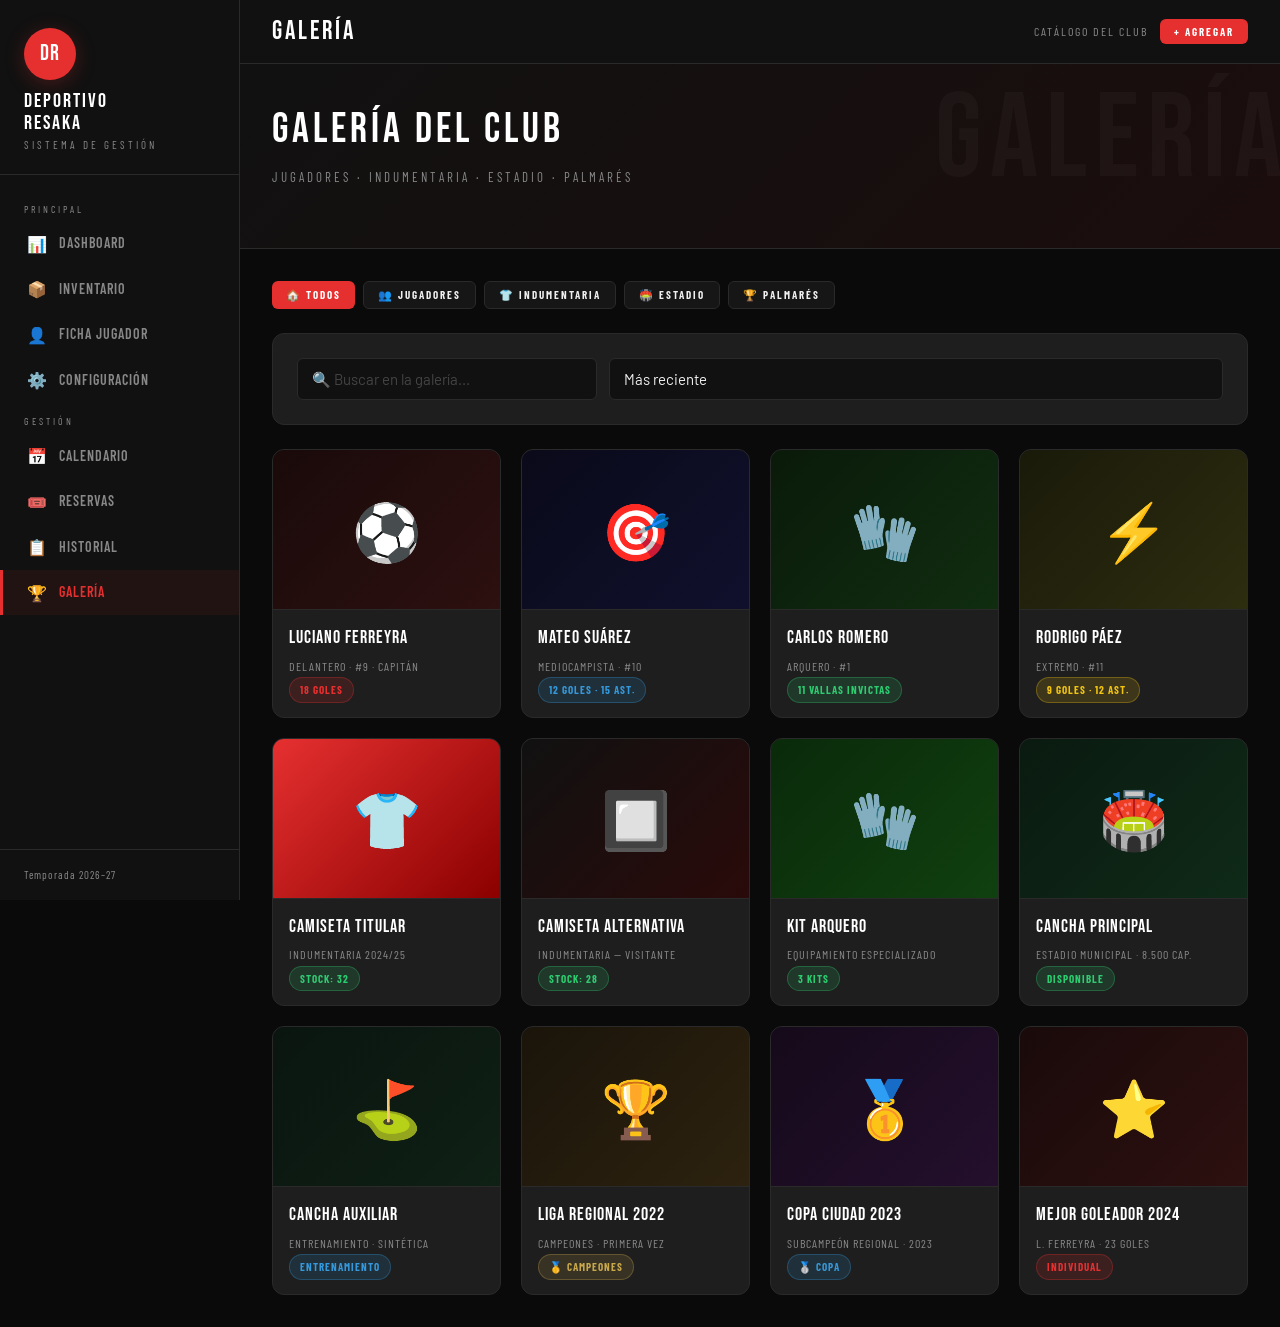
<file: galeria.html>
<!DOCTYPE html>
<html lang="es">
<head>
<meta charset="UTF-8" />
<meta name="viewport" content="width=device-width, initial-scale=1.0" />
<title>Galería — Deportivo Resaka</title>
<link rel="stylesheet" href="styles.css" />
</head>
<body>
<div class="wrapper">
 
<!-- SIDEBAR -->
<aside class="sidebar">
<div class="sidebar-brand">
<div class="brand-escudo">DR</div>
<div class="brand-nombre">DEPORTIVO<br>RESAKA</div>
<div class="brand-sub">Sistema de Gestión</div>
</div>
<nav class="sidebar-nav">
<div class="nav-seccion">Principal</div>
<a href="index.html"><span class="nav-icono">📊</span><span>Dashboard</span></a>
<a href="inventario.html"><span class="nav-icono">📦</span><span>Inventario</span></a>
<a href="perfil.html"><span class="nav-icono">👤</span><span>Ficha Jugador</span></a>
<a href="configuracion.html"><span class="nav-icono">⚙️</span><span>Configuración</span></a>
<div class="nav-seccion">Gestión</div>
<a href="calendario.html"><span class="nav-icono">📅</span><span>Calendario</span></a>
<a href="reservas.html"><span class="nav-icono">🎟️</span><span>Reservas</span></a>
<a href="historial.html"><span class="nav-icono">📋</span><span>Historial</span></a>
<a href="galeria.html" class="activo"><span class="nav-icono">🏆</span><span>Galería</span></a>
</nav>
<div class="sidebar-footer">Temporada 2026–27</div>
</aside>
 
<!-- CONTENIDO -->
<main class="contenido">
<div class="topbar">
<span class="topbar-titulo">GALERÍA</span>
<div class="topbar-acciones">
<span class="topbar-fecha">Catálogo del Club</span>
<button class="btn btn-primary btn-sm">+ Agregar</button>
</div>
</div>
 
<div class="page-hero" data-bg-text="GALERÍA">
<div class="page-titulo fade-in">GALERÍA DEL CLUB</div>
<div class="page-subtitulo fade-in-1">Jugadores · Indumentaria · Estadio · Palmarés</div>
</div>
 
<div class="page-body">
 
<!-- Tabs de categorías -->
<div class="flex gap-8 mb-24 flex-wrap fade-in-2">
<button class="btn btn-primary btn-sm tab-gal" onclick="filtrarGal('todos', this)">🏠 Todos</button>
<button class="btn btn-ghost btn-sm tab-gal" onclick="filtrarGal('jugadores', this)">👥 Jugadores</button>
<button class="btn btn-ghost btn-sm tab-gal" onclick="filtrarGal('indumentaria', this)">👕 Indumentaria</button>
<button class="btn btn-ghost btn-sm tab-gal" onclick="filtrarGal('estadio', this)">🏟️ Estadio</button>
<button class="btn btn-ghost btn-sm tab-gal" onclick="filtrarGal('palmares', this)">🏆 Palmarés</button>
</div>
 
<!-- Buscador galería -->
<div class="card mb-24 fade-in-3">
<div class="flex-center gap-12">
<input type="text" placeholder="🔍 Buscar en la galería..." style="max-width:300px;" id="buscGal" oninput="buscarGal()" />
<select id="ordenGal" onchange="buscarGal()">
<option>Más reciente</option>
<option>Nombre A–Z</option>
<option>Nombre Z–A</option>
</select>
</div>
</div>
 
<!-- Grid Galería -->
<div class="galeria-grid fade-in-4" id="galeria-grid">
 
<!-- JUGADORES -->
<div class="galeria-card" data-cat="jugadores" data-nombre="Luciano Ferreyra" onclick="abrirModal('Luciano Ferreyra','Delantero Centro — #9','⚽','jugadores','Goleador del equipo. 18 goles en la temporada 2024/25. Capitán y referente del plantel.','Victoria · Definición · Liderazgo')">
<div class="galeria-img" style="background:linear-gradient(135deg,#1a0a0a,#2d1010);">⚽</div>
<div class="galeria-info">
<div class="galeria-nombre">LUCIANO FERREYRA</div>
<div class="galeria-detalle">Delantero · #9 · Capitán</div>
<div class="mt-8"><span class="badge badge-rojo">18 goles</span></div>
</div>
</div>
 
<div class="galeria-card" data-cat="jugadores" data-nombre="Mateo Suárez" onclick="abrirModal('Mateo Suárez','Mediocampista Ofensivo — #10','🎯','jugadores','Cerebro del equipo. 12 goles y 15 asistencias en la temporada. Motor del juego creativo.','Creatividad · Pase · Visión de juego')">
<div class="galeria-img" style="background:linear-gradient(135deg,#0a0a1a,#10102d);">🎯</div>
<div class="galeria-info">
<div class="galeria-nombre">MATEO SUÁREZ</div>
<div class="galeria-detalle">Mediocampista · #10</div>
<div class="mt-8"><span class="badge badge-azul">12 goles · 15 ast.</span></div>
</div>
</div>
 
<div class="galeria-card" data-cat="jugadores" data-nombre="Carlos Romero" onclick="abrirModal('Carlos Romero','Arquero — #1','🧤','jugadores','Guardavallas titular. 11 vallas invictas en la temporada. Referente de la defensa.','Reflejos · Liderazgo · Vallas invictas')">
<div class="galeria-img" style="background:linear-gradient(135deg,#0a1a0a,#102d10);">🧤</div>
<div class="galeria-info">
<div class="galeria-nombre">CARLOS ROMERO</div>
<div class="galeria-detalle">Arquero · #1</div>
<div class="mt-8"><span class="badge badge-verde">11 vallas invictas</span></div>
</div>
</div>
 
<div class="galeria-card" data-cat="jugadores" data-nombre="Rodrigo Páez" onclick="abrirModal('Rodrigo Páez','Extremo Derecho — #11','⚡','jugadores','Extremo veloz. 9 goles y 12 asistencias. Desequilibrante en ataque.','Velocidad · Regate · Centros')">
<div class="galeria-img" style="background:linear-gradient(135deg,#1a1a0a,#2d2d10);">⚡</div>
<div class="galeria-info">
<div class="galeria-nombre">RODRIGO PÁEZ</div>
<div class="galeria-detalle">Extremo · #11</div>
<div class="mt-8"><span class="badge badge-amarillo">9 goles · 12 ast.</span></div>
</div>
</div>
 
<!-- INDUMENTARIA -->
<div class="galeria-card" data-cat="indumentaria" data-nombre="Camiseta Titular" onclick="abrirModal('Camiseta Titular 2024/25','Indumentaria oficial','👕','indumentaria','Camiseta roja con franja diagonal negra. Tecnología DryFit. Proveedor: SportMax.','Tallas: S · M · L · XL / Stock: 32 unidades')">
<div class="galeria-img" style="background:linear-gradient(135deg,var(--rojo),#8B0000);">👕</div>
<div class="galeria-info">
<div class="galeria-nombre">CAMISETA TITULAR</div>
<div class="galeria-detalle">Indumentaria 2024/25</div>
<div class="mt-8"><span class="badge badge-verde">Stock: 32</span></div>
</div>
</div>
 
<div class="galeria-card" data-cat="indumentaria" data-nombre="Camiseta Alternativa" onclick="abrirModal('Camiseta Alternativa 2024/25','Indumentaria oficial — visitante','🔲','indumentaria','Camiseta negra con detalles rojos. Tecnología DryFit. Proveedor: SportMax.','Tallas: S · M · L · XL / Stock: 28 unidades')">
<div class="galeria-img" style="background:linear-gradient(135deg,#111,#2a0a0a);">🔲</div>
<div class="galeria-info">
<div class="galeria-nombre">CAMISETA ALTERNATIVA</div>
<div class="galeria-detalle">Indumentaria — Visitante</div>
<div class="mt-8"><span class="badge badge-verde">Stock: 28</span></div>
</div>
</div>
 
<div class="galeria-card" data-cat="indumentaria" data-nombre="Equipamiento arquero" onclick="abrirModal('Equipamiento Arquero','Indumentaria especializada','🧤','indumentaria','Camiseta fluorescente, guantes reforzados y pantalón acolchado. Kit completo.','Talla única · Stock: 3 kits completos')">
<div class="galeria-img" style="background:linear-gradient(135deg,#0a2a0a,#104010);">🧤</div>
<div class="galeria-info">
<div class="galeria-nombre">KIT ARQUERO</div>
<div class="galeria-detalle">Equipamiento especializado</div>
<div class="mt-8"><span class="badge badge-verde">3 kits</span></div>
</div>
</div>
 
<!-- ESTADIO -->
<div class="galeria-card" data-cat="estadio" data-nombre="Cancha Principal" onclick="abrirModal('Cancha Principal','Estadio Municipal Resaka','🏟️','estadio','Capacidad: 8.500 espectadores. Césped natural. Iluminación LED nocturna. Vestuarios renovados en 2023.','Dimensiones: 105 x 68 m')">
<div class="galeria-img" style="background:linear-gradient(135deg,#0a1a10,#0f2a18);">🏟️</div>
<div class="galeria-info">
<div class="galeria-nombre">CANCHA PRINCIPAL</div>
<div class="galeria-detalle">Estadio Municipal · 8.500 cap.</div>
<div class="mt-8"><span class="badge badge-verde">Disponible</span></div>
</div>
</div>
 
<div class="galeria-card" data-cat="estadio" data-nombre="Cancha auxiliar" onclick="abrirModal('Cancha Auxiliar','Instalaciones del club','⛳','estadio','Cancha de entrenamiento con pasto sintético. Uso exclusivo para inferiores y práctica táctica.','Capacidad: 200 personas · Techada 40%')">
<div class="galeria-img" style="background:linear-gradient(135deg,#0a1510,#0f2015);">⛳</div>
<div class="galeria-info">
<div class="galeria-nombre">CANCHA AUXILIAR</div>
<div class="galeria-detalle">Entrenamiento · Sintética</div>
<div class="mt-8"><span class="badge badge-azul">Entrenamiento</span></div>
</div>
</div>
 
<!-- PALMARÉS -->
<div class="galeria-card" data-cat="palmares" data-nombre="Liga Regional 2022" onclick="abrirModal('Campeones Liga Regional','Temporada 2021/22','🏆','palmares','Primer título de liga en la historia del club. Final ganada 2-0 ante Atlético Sur. Mejor temporada hasta ese momento.','34 partidos · 22 victorias · 78 goles')">
<div class="galeria-img" style="background:linear-gradient(135deg,#1a140a,#2d220f);">🏆</div>
<div class="galeria-info">
<div class="galeria-nombre">LIGA REGIONAL 2022</div>
<div class="galeria-detalle">Campeones · Primera vez</div>
<div class="mt-8"><span class="badge" style="background:rgba(201,168,76,0.15);color:var(--dorado);border:1px solid rgba(201,168,76,0.3);">🥇 Campeones</span></div>
</div>
</div>
 
<div class="galeria-card" data-cat="palmares" data-nombre="Copa Ciudad 2023" onclick="abrirModal('Copa Ciudad de Buenos Aires','Edición 2023','🥇','palmares','Victoria en los penales ante FC Viento Norte (3-2). El segundo título del club en tan solo un año.','Eliminatorias: 6 partidos · 5 victorias')">
<div class="galeria-img" style="background:linear-gradient(135deg,#150a1a,#240f2d);">🥇</div>
<div class="galeria-info">
<div class="galeria-nombre">COPA CIUDAD 2023</div>
<div class="galeria-detalle">Subcampeón Regional · 2023</div>
<div class="mt-8"><span class="badge badge-azul">🥈 Copa</span></div>
</div>
</div>
 
<div class="galeria-card" data-cat="palmares" data-nombre="Mejor goleador 2024" onclick="abrirModal('Premio Mejor Goleador','Individual · Temporada 2023/24','⭐','palmares','Luciano Ferreyra se consagró como el máximo goleador del campeonato con 23 goles en una temporada histórica.','23 goles · 34 partidos · 88 min promedio')">
<div class="galeria-img" style="background:linear-gradient(135deg,#1a0a0a,#2d1010);">⭐</div>
<div class="galeria-info">
<div class="galeria-nombre">MEJOR GOLEADOR 2024</div>
<div class="galeria-detalle">L. Ferreyra · 23 goles</div>
<div class="mt-8"><span class="badge badge-rojo">Individual</span></div>
</div>
</div>
 
</div><!-- /galeria-grid -->
 
</div><!-- /page-body -->
</main>
</div>
 
<!-- Modal detalle -->
<div id="modal-galeria" style="display:none; position:fixed; inset:0; background:rgba(0,0,0,0.85); z-index:999; align-items:center; justify-content:center;">
<div class="card" style="width:520px; max-width:90vw; border-color:var(--rojo); position:relative;">
<button onclick="document.getElementById('modal-galeria').style.display='none'" class="btn btn-ghost btn-sm" style="position:absolute; top:16px; right:16px;">✕</button>
<div id="modal-galeria-icono" style="font-size:64px; margin-bottom:20px; text-align:center; padding:24px; background:var(--gris-oscuro); border-radius:var(--radio-lg);"></div>
<h2 id="modal-galeria-titulo" style="font-family:var(--font-titulo); font-size:26px; letter-spacing:3px; color:var(--blanco-puro); margin-bottom:4px;"></h2>
<div id="modal-galeria-sub" class="text-xs text-gris font-cond tracking uppercase mb-16"></div>
<p id="modal-galeria-desc" class="mb-16" style="line-height:1.7; color: var(--blanco);"></p>
<div id="modal-galeria-extra" class="text-xs text-gris font-cond tracking"></div>
<div class="divider"></div>
<div style="display:flex; gap:10px; justify-content:flex-end;">
<button onclick="document.getElementById('modal-galeria').style.display='none'" class="btn btn-outline btn-sm">Cerrar</button>
<a href="perfil.html" class="btn btn-primary btn-sm">Ver ficha completa</a>
</div>
</div>
</div>
 
<script>
function abrirModal(titulo, sub, icono, cat, desc, extra) {
document.getElementById('modal-galeria-titulo').textContent = titulo;
document.getElementById('modal-galeria-sub').textContent = sub;
document.getElementById('modal-galeria-icono').textContent = icono;
document.getElementById('modal-galeria-desc').textContent = desc;
document.getElementById('modal-galeria-extra').textContent = extra;
document.getElementById('modal-galeria').style.display = 'flex';
}
 
function filtrarGal(cat, btn) {
document.querySelectorAll('.tab-gal').forEach(b => {
b.className = 'btn btn-ghost btn-sm tab-gal';
});
btn.className = 'btn btn-primary btn-sm tab-gal';
 
document.querySelectorAll('.galeria-card').forEach(c => {
c.style.display = (cat === 'todos' || c.dataset.cat === cat) ? '' : 'none';
});
}
 
function buscarGal() {
const txt = document.getElementById('buscGal').value.toLowerCase();
document.querySelectorAll('.galeria-card').forEach(c => {
c.style.display = (!txt || c.dataset.nombre.toLowerCase().includes(txt)) ? '' : 'none';
});
}
</script>
</body>
</html>
</file>
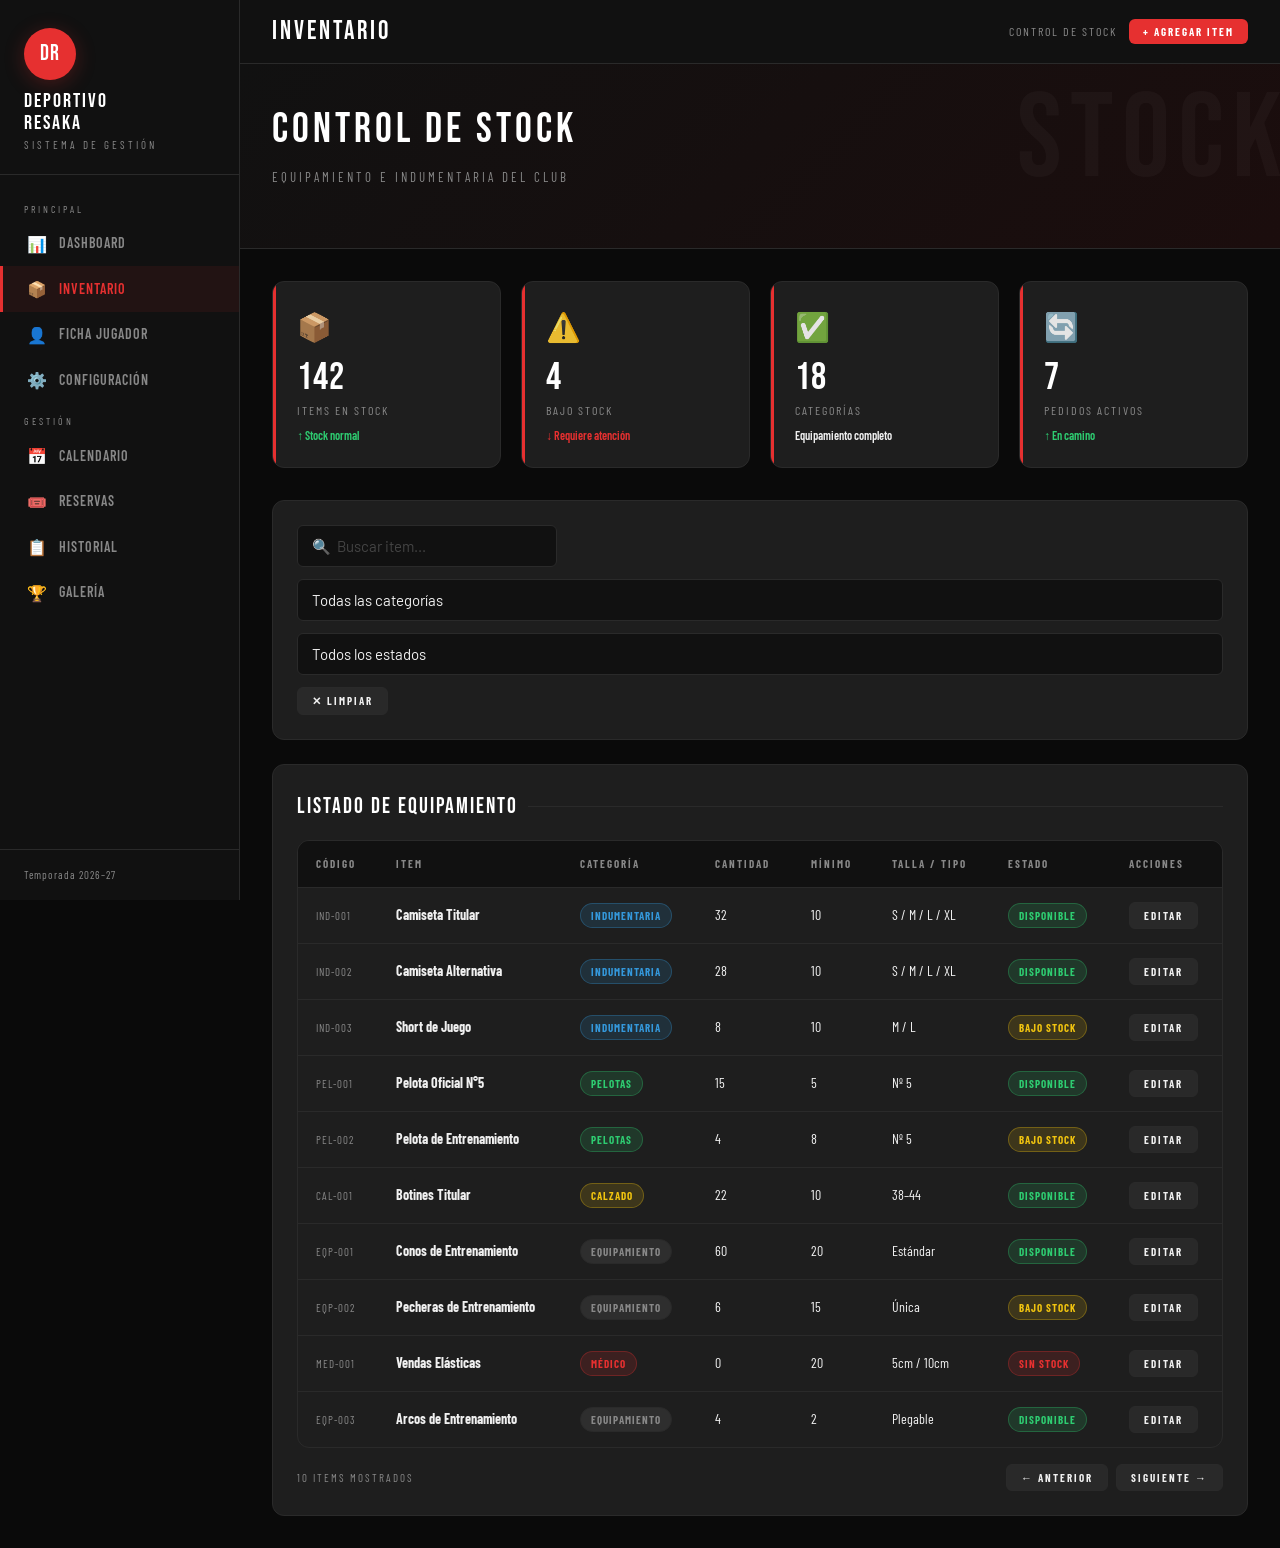
<file: inventario.html>
<!DOCTYPE html>
<html lang="es">
<head>
  <meta charset="UTF-8" />
  <meta name="viewport" content="width=device-width, initial-scale=1.0" />
  <title>Inventario — Deportivo Resaka</title>
  <link rel="stylesheet" href="styles.css" />
</head>
<body>
<div class="wrapper">

  <!-- SIDEBAR -->
  <aside class="sidebar">
    <div class="sidebar-brand">
      <div class="brand-escudo">DR</div>
      <div class="brand-nombre">DEPORTIVO<br>RESAKA</div>
      <div class="brand-sub">Sistema de Gestión</div>
    </div>
    <nav class="sidebar-nav">
      <div class="nav-seccion">Principal</div>
      <a href="index.html"><span class="nav-icono">📊</span><span>Dashboard</span></a>
      <a href="inventario.html" class="activo"><span class="nav-icono">📦</span><span>Inventario</span></a>
      <a href="perfil.html"><span class="nav-icono">👤</span><span>Ficha Jugador</span></a>
      <a href="configuracion.html"><span class="nav-icono">⚙️</span><span>Configuración</span></a>
      <div class="nav-seccion">Gestión</div>
      <a href="calendario.html"><span class="nav-icono">📅</span><span>Calendario</span></a>
      <a href="reservas.html"><span class="nav-icono">🎟️</span><span>Reservas</span></a>
      <a href="historial.html"><span class="nav-icono">📋</span><span>Historial</span></a>
      <a href="galeria.html"><span class="nav-icono">🏆</span><span>Galería</span></a>
    </nav>
    <div class="sidebar-footer">Temporada 2026–27</div>
  </aside>

  <!-- CONTENIDO -->
  <main class="contenido">
    <div class="topbar">
      <span class="topbar-titulo">INVENTARIO</span>
      <div class="topbar-acciones">
        <span class="topbar-fecha">Control de Stock</span>
        <button class="btn btn-primary btn-sm" onclick="document.getElementById('modal-add').style.display='flex'">+ Agregar Item</button>
      </div>
    </div>

    <div class="page-hero" data-bg-text="STOCK">
      <div class="page-titulo fade-in">CONTROL DE STOCK</div>
      <div class="page-subtitulo fade-in-1">Equipamiento e indumentaria del club</div>
    </div>

    <div class="page-body">

      <!-- Resumen stock -->
      <div class="stat-grid fade-in-2">
        <div class="stat-card">
          <div class="stat-icono">📦</div>
          <div class="stat-valor">142</div>
          <div class="stat-label">Items en Stock</div>
          <div class="stat-delta delta-pos">↑ Stock normal</div>
        </div>
        <div class="stat-card">
          <div class="stat-icono">⚠️</div>
          <div class="stat-valor">4</div>
          <div class="stat-label">Bajo Stock</div>
          <div class="stat-delta delta-neg">↓ Requiere atención</div>
        </div>
        <div class="stat-card">
          <div class="stat-icono">✅</div>
          <div class="stat-valor">18</div>
          <div class="stat-label">Categorías</div>
          <div class="stat-delta">Equipamiento completo</div>
        </div>
        <div class="stat-card">
          <div class="stat-icono">🔄</div>
          <div class="stat-valor">7</div>
          <div class="stat-label">Pedidos Activos</div>
          <div class="stat-delta delta-pos">↑ En camino</div>
        </div>
      </div>

      <!-- Filtros -->
      <div class="card mb-24 fade-in-3">
        <div style="display:flex; gap:12px; flex-wrap:wrap; align-items:center;">
          <input type="text" placeholder="🔍  Buscar item..." style="max-width:260px;" id="buscador" oninput="filtrarTabla()" />
          <select id="filtroCategoria" onchange="filtrarTabla()">
            <option value="">Todas las categorías</option>
            <option>Indumentaria</option>
            <option>Calzado</option>
            <option>Pelotas</option>
            <option>Equipamiento</option>
            <option>Médico</option>
          </select>
          <select id="filtroEstado" onchange="filtrarTabla()">
            <option value="">Todos los estados</option>
            <option>Disponible</option>
            <option>Bajo Stock</option>
            <option>Sin Stock</option>
          </select>
          <button class="btn btn-ghost btn-sm" onclick="limpiarFiltros()">✕ Limpiar</button>
        </div>
      </div>

      <!-- Tabla de inventario -->
      <div class="card fade-in-4">
        <div class="seccion-titulo">Listado de Equipamiento</div>
        <div class="tabla-wrapper">
          <table id="tablaInventario">
            <thead>
              <tr>
                <th>Código</th>
                <th>Item</th>
                <th>Categoría</th>
                <th>Cantidad</th>
                <th>Mínimo</th>
                <th>Talla / Tipo</th>
                <th>Estado</th>
                <th>Acciones</th>
              </tr>
            </thead>
            <tbody>
              <tr data-cat="Indumentaria" data-estado="Disponible">
                <td class="td-label">IND-001</td>
                <td><strong>Camiseta Titular</strong></td>
                <td><span class="badge badge-azul">Indumentaria</span></td>
                <td>32</td><td>10</td><td>S / M / L / XL</td>
                <td><span class="badge badge-verde">Disponible</span></td>
                <td><button class="btn btn-ghost btn-sm">Editar</button></td>
              </tr>
              <tr data-cat="Indumentaria" data-estado="Disponible">
                <td class="td-label">IND-002</td>
                <td><strong>Camiseta Alternativa</strong></td>
                <td><span class="badge badge-azul">Indumentaria</span></td>
                <td>28</td><td>10</td><td>S / M / L / XL</td>
                <td><span class="badge badge-verde">Disponible</span></td>
                <td><button class="btn btn-ghost btn-sm">Editar</button></td>
              </tr>
              <tr data-cat="Indumentaria" data-estado="Bajo Stock">
                <td class="td-label">IND-003</td>
                <td><strong>Short de Juego</strong></td>
                <td><span class="badge badge-azul">Indumentaria</span></td>
                <td>8</td><td>10</td><td>M / L</td>
                <td><span class="badge badge-amarillo">Bajo Stock</span></td>
                <td><button class="btn btn-ghost btn-sm">Editar</button></td>
              </tr>
              <tr data-cat="Pelotas" data-estado="Disponible">
                <td class="td-label">PEL-001</td>
                <td><strong>Pelota Oficial N°5</strong></td>
                <td><span class="badge badge-verde">Pelotas</span></td>
                <td>15</td><td>5</td><td>Nº 5</td>
                <td><span class="badge badge-verde">Disponible</span></td>
                <td><button class="btn btn-ghost btn-sm">Editar</button></td>
              </tr>
              <tr data-cat="Pelotas" data-estado="Bajo Stock">
                <td class="td-label">PEL-002</td>
                <td><strong>Pelota de Entrenamiento</strong></td>
                <td><span class="badge badge-verde">Pelotas</span></td>
                <td>4</td><td>8</td><td>Nº 5</td>
                <td><span class="badge badge-amarillo">Bajo Stock</span></td>
                <td><button class="btn btn-ghost btn-sm">Editar</button></td>
              </tr>
              <tr data-cat="Calzado" data-estado="Disponible">
                <td class="td-label">CAL-001</td>
                <td><strong>Botines Titular</strong></td>
                <td><span class="badge badge-amarillo">Calzado</span></td>
                <td>22</td><td>10</td><td>38–44</td>
                <td><span class="badge badge-verde">Disponible</span></td>
                <td><button class="btn btn-ghost btn-sm">Editar</button></td>
              </tr>
              <tr data-cat="Equipamiento" data-estado="Disponible">
                <td class="td-label">EQP-001</td>
                <td><strong>Conos de Entrenamiento</strong></td>
                <td><span class="badge badge-gris">Equipamiento</span></td>
                <td>60</td><td>20</td><td>Estándar</td>
                <td><span class="badge badge-verde">Disponible</span></td>
                <td><button class="btn btn-ghost btn-sm">Editar</button></td>
              </tr>
              <tr data-cat="Equipamiento" data-estado="Bajo Stock">
                <td class="td-label">EQP-002</td>
                <td><strong>Pecheras de Entrenamiento</strong></td>
                <td><span class="badge badge-gris">Equipamiento</span></td>
                <td>6</td><td>15</td><td>Única</td>
                <td><span class="badge badge-amarillo">Bajo Stock</span></td>
                <td><button class="btn btn-ghost btn-sm">Editar</button></td>
              </tr>
              <tr data-cat="Médico" data-estado="Sin Stock">
                <td class="td-label">MED-001</td>
                <td><strong>Vendas Elásticas</strong></td>
                <td><span class="badge badge-rojo">Médico</span></td>
                <td>0</td><td>20</td><td>5cm / 10cm</td>
                <td><span class="badge badge-rojo">Sin Stock</span></td>
                <td><button class="btn btn-ghost btn-sm">Editar</button></td>
              </tr>
              <tr data-cat="Equipamiento" data-estado="Disponible">
                <td class="td-label">EQP-003</td>
                <td><strong>Arcos de Entrenamiento</strong></td>
                <td><span class="badge badge-gris">Equipamiento</span></td>
                <td>4</td><td>2</td><td>Plegable</td>
                <td><span class="badge badge-verde">Disponible</span></td>
                <td><button class="btn btn-ghost btn-sm">Editar</button></td>
              </tr>
            </tbody>
          </table>
        </div>
        <div class="mt-16 flex-between">
          <span class="text-gris text-xs font-cond tracking uppercase">10 items mostrados</span>
          <div class="flex gap-8">
            <button class="btn btn-ghost btn-sm">← Anterior</button>
            <button class="btn btn-ghost btn-sm">Siguiente →</button>
          </div>
        </div>
      </div>
    </div>
  </main>
</div>

<!-- Modal agregar item -->
<div id="modal-add" style="display:none; position:fixed; inset:0; background:rgba(0,0,0,0.7); z-index:999; align-items:center; justify-content:center;">
  <div class="card" style="width:500px; max-width:90vw; max-height:90vh; overflow-y:auto; border-color:var(--rojo);">
    <div class="flex-between mb-24">
      <h2 style="font-family:var(--font-titulo); font-size:22px; letter-spacing:2px;">AGREGAR ITEM</h2>
      <button class="btn btn-ghost btn-sm" onclick="document.getElementById('modal-add').style.display='none'">✕ Cerrar</button>
    </div>
    <div class="form-grid form-grid-2">
      <div class="form-grupo">
        <label>Código</label>
        <input type="text" placeholder="EJ: IND-010" />
      </div>
      <div class="form-grupo">
        <label>Nombre del Item</label>
        <input type="text" placeholder="Nombre del producto" />
      </div>
      <div class="form-grupo">
        <label>Categoría</label>
        <select>
          <option>Indumentaria</option>
          <option>Calzado</option>
          <option>Pelotas</option>
          <option>Equipamiento</option>
          <option>Médico</option>
        </select>
      </div>
      <div class="form-grupo">
        <label>Talla / Tipo</label>
        <input type="text" placeholder="S/M/L o descripción" />
      </div>
      <div class="form-grupo">
        <label>Cantidad Actual</label>
        <input type="number" min="0" placeholder="0" />
      </div>
      <div class="form-grupo">
        <label>Stock Mínimo</label>
        <input type="number" min="0" placeholder="0" />
      </div>
      <div class="form-grupo full">
        <label>Notas</label>
        <textarea placeholder="Observaciones del item..." style="min-height:70px;"></textarea>
      </div>
    </div>
    <div class="form-acciones mt-16">
      <button class="btn btn-outline" onclick="document.getElementById('modal-add').style.display='none'">Cancelar</button>
      <button class="btn btn-primary">Guardar Item</button>
    </div>
  </div>
</div>

<script>
function filtrarTabla() {
  const texto = document.getElementById('buscador').value.toLowerCase();
  const cat = document.getElementById('filtroCategoria').value;
  const estado = document.getElementById('filtroEstado').value;
  const filas = document.querySelectorAll('#tablaInventario tbody tr');
  filas.forEach(f => {
    const txt = f.textContent.toLowerCase().includes(texto);
    const c = !cat || f.dataset.cat === cat;
    const e = !estado || f.dataset.estado === estado;
    f.style.display = (txt && c && e) ? '' : 'none';
  });
}
function limpiarFiltros() {
  document.getElementById('buscador').value = '';
  document.getElementById('filtroCategoria').value = '';
  document.getElementById('filtroEstado').value = '';
  filtrarTabla();
}
</script>
</body>
</html>
</file>
<file: styles.css>
/* =============================================
   DEPORTIVO RESAKA — styles.css
   CSS Único vinculado a las 8 pantallas
   ============================================= */
 
@import url('https://fonts.googleapis.com/css2?family=Bebas+Neue&family=Barlow:ital,wght@0,300;0,400;0,600;0,700;1,400&family=Barlow+Condensed:wght@400;600;700&display=swap');
 
/* ── Variables ── */
:root {
  --negro:       #0a0a0a;
  --gris-oscuro: #111111;
  --gris-medio:  #1e1e1e;
  --gris-borde:  #2a2a2a;
  --gris-texto:  #888888;
  --blanco:      #f0f0f0;
  --blanco-puro: #ffffff;
  --rojo:        #e63030;
  --rojo-oscuro: #b52222;
  --rojo-glow:   rgba(230, 48, 48, 0.25);
  --dorado:      #c9a84c;
  --verde:       #2ecc71;
  --amarillo:    #f1c40f;
  --azul:        #3498db;
 
  --font-titulo: 'Bebas Neue', sans-serif;
  --font-cond:   'Barlow Condensed', sans-serif;
  --font-body:   'Barlow', sans-serif;
 
  --radio:       6px;
  --radio-lg:    12px;
  --sombra:      0 4px 20px rgba(0,0,0,0.6);
  --sombra-roja: 0 4px 20px var(--rojo-glow);
  --trans:       all 0.25s ease;
}
 
/* ── Reset ── */
*, *::before, *::after { box-sizing: border-box; margin: 0; padding: 0; }
html { scroll-behavior: smooth; }
body {
  background-color: var(--negro);
  color: var(--blanco);
  font-family: var(--font-body);
  font-size: 15px;
  line-height: 1.6;
  min-height: 100vh;
}
a { color: inherit; text-decoration: none; }
ul, ol { list-style: none; }
img { max-width: 100%; display: block; }
button, input, select, textarea {
  font-family: var(--font-body);
  font-size: 15px;
}
 
/* ── Scrollbar ── */
::-webkit-scrollbar { width: 6px; }
::-webkit-scrollbar-track { background: var(--negro); }
::-webkit-scrollbar-thumb { background: var(--rojo); border-radius: 3px; }
 
/* =============================================
   LAYOUT GENERAL
   ============================================= */
.wrapper {
  display: flex;
  min-height: 100vh;
}
 
/* =============================================
   SIDEBAR / NAVEGACIÓN
   ============================================= */
.sidebar {
  width: 240px;
  min-height: 100vh;
  background: var(--gris-oscuro);
  border-right: 1px solid var(--gris-borde);
  display: flex;
  flex-direction: column;
  position: fixed;
  top: 0; left: 0; bottom: 0;
  z-index: 100;
  overflow-y: auto;
}
 
.sidebar-brand {
  padding: 28px 24px 20px;
  border-bottom: 1px solid var(--gris-borde);
}
 
.brand-escudo {
  width: 52px;
  height: 52px;
  background: var(--rojo);
  border-radius: 50%;
  display: flex;
  align-items: center;
  justify-content: center;
  font-family: var(--font-titulo);
  font-size: 22px;
  color: var(--blanco-puro);
  margin-bottom: 10px;
  box-shadow: var(--sombra-roja);
  letter-spacing: 1px;
}
 
.brand-nombre {
  font-family: var(--font-titulo);
  font-size: 20px;
  letter-spacing: 2px;
  color: var(--blanco-puro);
  line-height: 1.1;
}
 
.brand-sub {
  font-family: var(--font-cond);
  font-size: 11px;
  letter-spacing: 3px;
  color: var(--gris-texto);
  text-transform: uppercase;
  margin-top: 2px;
}
 
.sidebar-nav {
  flex: 1;
  padding: 16px 0;
}
 
.nav-seccion {
  padding: 10px 24px 4px;
  font-family: var(--font-cond);
  font-size: 10px;
  letter-spacing: 3px;
  text-transform: uppercase;
  color: var(--gris-texto);
}
 
.sidebar-nav a {
  display: flex;
  align-items: center;
  gap: 12px;
  padding: 10px 24px;
  font-family: var(--font-cond);
  font-size: 14px;
  font-weight: 600;
  letter-spacing: 1px;
  text-transform: uppercase;
  color: var(--gris-texto);
  transition: var(--trans);
  border-left: 3px solid transparent;
}
 
.sidebar-nav a:hover {
  color: var(--blanco);
  background: rgba(255,255,255,0.04);
  border-left-color: var(--gris-borde);
}
 
.sidebar-nav a.activo {
  color: var(--rojo);
  background: rgba(230, 48, 48, 0.08);
  border-left-color: var(--rojo);
}
 
.nav-icono {
  font-size: 16px;
  width: 20px;
  text-align: center;
  flex-shrink: 0;
}
 
.sidebar-footer {
  padding: 16px 24px;
  border-top: 1px solid var(--gris-borde);
  font-family: var(--font-cond);
  font-size: 11px;
  color: var(--gris-texto);
  letter-spacing: 1px;
}
 
/* =============================================
   CONTENIDO PRINCIPAL
   ============================================= */
.contenido {
  margin-left: 240px;
  flex: 1;
  padding: 0;
  min-height: 100vh;
}
 
/* ── Topbar ── */
.topbar {
  height: 64px;
  background: var(--gris-oscuro);
  border-bottom: 1px solid var(--gris-borde);
  display: flex;
  align-items: center;
  justify-content: space-between;
  padding: 0 32px;
  position: sticky;
  top: 0;
  z-index: 50;
}
 
.topbar-titulo {
  font-family: var(--font-titulo);
  font-size: 26px;
  letter-spacing: 3px;
  color: var(--blanco-puro);
}
 
.topbar-acciones {
  display: flex;
  align-items: center;
  gap: 12px;
}
 
.topbar-fecha {
  font-family: var(--font-cond);
  font-size: 12px;
  letter-spacing: 2px;
  color: var(--gris-texto);
  text-transform: uppercase;
}
 
/* ── Page Body ── */
.page-body {
  padding: 32px;
}
 
/* =============================================
   TIPOGRAFÍA
   ============================================= */
h1, h2, h3, h4, h5 {
  font-family: var(--font-titulo);
  letter-spacing: 2px;
  line-height: 1.1;
}
 
.page-titulo {
  font-family: var(--font-titulo);
  font-size: 42px;
  letter-spacing: 4px;
  color: var(--blanco-puro);
  margin-bottom: 4px;
}
 
.page-subtitulo {
  font-family: var(--font-cond);
  font-size: 13px;
  letter-spacing: 3px;
  text-transform: uppercase;
  color: var(--gris-texto);
  margin-bottom: 32px;
}
 
.seccion-titulo {
  font-family: var(--font-titulo);
  font-size: 22px;
  letter-spacing: 2px;
  color: var(--blanco-puro);
  margin-bottom: 16px;
  display: flex;
  align-items: center;
  gap: 10px;
}
 
.seccion-titulo::after {
  content: '';
  flex: 1;
  height: 1px;
  background: var(--gris-borde);
}
 
/* =============================================
   COMPONENTES — TARJETAS
   ============================================= */
.card {
  background: var(--gris-medio);
  border: 1px solid var(--gris-borde);
  border-radius: var(--radio-lg);
  padding: 24px;
  transition: var(--trans);
}
 
.card:hover {
  border-color: #3a3a3a;
  transform: translateY(-2px);
  box-shadow: var(--sombra);
}
 
.card-roja {
  border-color: var(--rojo);
  background: linear-gradient(135deg, var(--gris-medio), rgba(230,48,48,0.06));
}
 
/* ── Stat Cards ── */
.stat-grid {
  display: grid;
  grid-template-columns: repeat(auto-fit, minmax(200px, 1fr));
  gap: 20px;
  margin-bottom: 32px;
}
 
.stat-card {
  background: var(--gris-medio);
  border: 1px solid var(--gris-borde);
  border-radius: var(--radio-lg);
  padding: 22px 24px;
  position: relative;
  overflow: hidden;
  transition: var(--trans);
}
 
.stat-card::before {
  content: '';
  position: absolute;
  top: 0; left: 0;
  width: 3px; height: 100%;
  background: var(--rojo);
}
 
.stat-card:hover {
  transform: translateY(-3px);
  box-shadow: var(--sombra);
  border-color: #333;
}
 
.stat-icono {
  font-size: 28px;
  margin-bottom: 10px;
  opacity: 0.9;
}
 
.stat-valor {
  font-family: var(--font-titulo);
  font-size: 38px;
  letter-spacing: 1px;
  color: var(--blanco-puro);
  line-height: 1;
}
 
.stat-label {
  font-family: var(--font-cond);
  font-size: 12px;
  letter-spacing: 2px;
  text-transform: uppercase;
  color: var(--gris-texto);
  margin-top: 4px;
}
 
.stat-delta {
  font-family: var(--font-cond);
  font-size: 12px;
  font-weight: 600;
  margin-top: 6px;
}
 
.delta-pos { color: var(--verde); }
.delta-neg { color: var(--rojo); }
 
/* =============================================
   COMPONENTES — TABLAS
   ============================================= */
.tabla-wrapper {
  overflow-x: auto;
  border-radius: var(--radio-lg);
  border: 1px solid var(--gris-borde);
}
 
table {
  width: 100%;
  border-collapse: collapse;
  font-family: var(--font-cond);
}
 
thead {
  background: var(--gris-oscuro);
}
 
thead th {
  padding: 14px 18px;
  text-align: left;
  font-size: 11px;
  letter-spacing: 2px;
  text-transform: uppercase;
  color: var(--gris-texto);
  border-bottom: 1px solid var(--gris-borde);
  white-space: nowrap;
}
 
tbody tr {
  border-bottom: 1px solid var(--gris-borde);
  transition: var(--trans);
}
 
tbody tr:last-child { border-bottom: none; }
 
tbody tr:hover {
  background: rgba(255,255,255,0.03);
}
 
tbody td {
  padding: 14px 18px;
  font-size: 14px;
  color: var(--blanco);
  vertical-align: middle;
}
 
.td-label {
  font-family: var(--font-cond);
  font-size: 11px;
  letter-spacing: 1px;
  text-transform: uppercase;
  color: var(--gris-texto);
}
 
/* =============================================
   COMPONENTES — BADGES / PILLS
   ============================================= */
.badge {
  display: inline-block;
  padding: 3px 10px;
  border-radius: 20px;
  font-family: var(--font-cond);
  font-size: 11px;
  font-weight: 700;
  letter-spacing: 1px;
  text-transform: uppercase;
}
 
.badge-verde   { background: rgba(46,204,113,0.15); color: var(--verde); border: 1px solid rgba(46,204,113,0.3); }
.badge-rojo    { background: rgba(230,48,48,0.15);  color: var(--rojo);  border: 1px solid rgba(230,48,48,0.3); }
.badge-amarillo{ background: rgba(241,196,15,0.15); color: var(--amarillo); border: 1px solid rgba(241,196,15,0.3); }
.badge-azul    { background: rgba(52,152,219,0.15); color: var(--azul);  border: 1px solid rgba(52,152,219,0.3); }
.badge-gris    { background: rgba(136,136,136,0.15);color: var(--gris-texto); border: 1px solid var(--gris-borde); }
 
/* =============================================
   COMPONENTES — BOTONES
   ============================================= */
.btn {
  display: inline-flex;
  align-items: center;
  gap: 8px;
  padding: 10px 20px;
  border-radius: var(--radio);
  font-family: var(--font-cond);
  font-size: 13px;
  font-weight: 700;
  letter-spacing: 2px;
  text-transform: uppercase;
  cursor: pointer;
  border: none;
  transition: var(--trans);
  text-decoration: none;
}
 
.btn-primary {
  background: var(--rojo);
  color: var(--blanco-puro);
}
.btn-primary:hover {
  background: var(--rojo-oscuro);
  box-shadow: var(--sombra-roja);
  transform: translateY(-1px);
}
 
.btn-outline {
  background: transparent;
  color: var(--blanco);
  border: 1px solid var(--gris-borde);
}
.btn-outline:hover {
  border-color: var(--rojo);
  color: var(--rojo);
}
 
.btn-ghost {
  background: rgba(255,255,255,0.05);
  color: var(--blanco);
  border: 1px solid var(--gris-borde);
}
.btn-ghost:hover {
  background: rgba(255,255,255,0.09);
}
 
.btn-sm {
  padding: 6px 14px;
  font-size: 11px;
}
 
/* =============================================
   COMPONENTES — FORMULARIOS
   ============================================= */
.form-grid {
  display: grid;
  gap: 20px;
}
 
.form-grid-2 { grid-template-columns: 1fr 1fr; }
.form-grid-3 { grid-template-columns: 1fr 1fr 1fr; }
 
.form-grupo {
  display: flex;
  flex-direction: column;
  gap: 6px;
}
 
.form-grupo.full { grid-column: 1 / -1; }
 
label {
  font-family: var(--font-cond);
  font-size: 11px;
  letter-spacing: 2px;
  text-transform: uppercase;
  color: var(--gris-texto);
}
 
input[type="text"],
input[type="email"],
input[type="number"],
input[type="date"],
input[type="time"],
input[type="tel"],
select,
textarea {
  background: var(--gris-oscuro);
  border: 1px solid var(--gris-borde);
  border-radius: var(--radio);
  color: var(--blanco);
  padding: 11px 14px;
  width: 100%;
  transition: var(--trans);
  outline: none;
  appearance: none;
}
 
input:focus, select:focus, textarea:focus {
  border-color: var(--rojo);
  box-shadow: 0 0 0 3px var(--rojo-glow);
}
 
input::placeholder, textarea::placeholder {
  color: #444;
}
 
select option {
  background: var(--gris-oscuro);
  color: var(--blanco);
}
 
textarea {
  resize: vertical;
  min-height: 100px;
}
 
.form-acciones {
  display: flex;
  gap: 12px;
  margin-top: 8px;
  justify-content: flex-end;
}
 
/* =============================================
   COMPONENTES — BARRA DE PROGRESO
   ============================================= */
.barra-wrap {
  background: var(--gris-borde);
  border-radius: 10px;
  height: 8px;
  overflow: hidden;
}
 
.barra-fill {
  height: 100%;
  border-radius: 10px;
  background: var(--rojo);
  transition: width 0.6s ease;
}
 
.barra-fill.verde    { background: var(--verde); }
.barra-fill.amarillo { background: var(--amarillo); }
.barra-fill.azul     { background: var(--azul); }
 
/* =============================================
   COMPONENTES — AVATAR / JUGADOR
   ============================================= */
.avatar {
  width: 40px; height: 40px;
  border-radius: 50%;
  background: var(--gris-borde);
  display: flex;
  align-items: center;
  justify-content: center;
  font-family: var(--font-titulo);
  font-size: 16px;
  color: var(--blanco);
  flex-shrink: 0;
  overflow: hidden;
  border: 2px solid var(--gris-borde);
}
 
.avatar-lg {
  width: 80px; height: 80px;
  font-size: 32px;
}
 
.avatar-xl {
  width: 120px; height: 120px;
  font-size: 48px;
  border: 3px solid var(--rojo);
  box-shadow: var(--sombra-roja);
}
 
/* =============================================
   COMPONENTES — CALENDARIO
   ============================================= */
.cal-grid {
  display: grid;
  grid-template-columns: repeat(7, 1fr);
  gap: 4px;
}
 
.cal-header {
  text-align: center;
  font-family: var(--font-cond);
  font-size: 11px;
  letter-spacing: 2px;
  text-transform: uppercase;
  color: var(--gris-texto);
  padding: 8px 4px;
}
 
.cal-dia {
  aspect-ratio: 1;
  display: flex;
  align-items: center;
  justify-content: center;
  border-radius: var(--radio);
  font-family: var(--font-cond);
  font-size: 14px;
  cursor: pointer;
  transition: var(--trans);
  position: relative;
  color: var(--blanco);
}
 
.cal-dia:hover { background: rgba(255,255,255,0.08); }
.cal-dia.inactivo { color: #333; cursor: default; }
.cal-dia.hoy { background: var(--rojo); color: var(--blanco-puro); font-weight: 700; }
.cal-dia.tiene-evento::after {
  content: '';
  position: absolute;
  bottom: 3px;
  width: 4px; height: 4px;
  border-radius: 50%;
  background: var(--dorado);
}
 
/* =============================================
   COMPONENTES — GALERÍA
   ============================================= */
.galeria-grid {
  display: grid;
  grid-template-columns: repeat(auto-fill, minmax(220px, 1fr));
  gap: 20px;
}
 
.galeria-card {
  background: var(--gris-medio);
  border: 1px solid var(--gris-borde);
  border-radius: var(--radio-lg);
  overflow: hidden;
  transition: var(--trans);
  cursor: pointer;
}
 
.galeria-card:hover {
  transform: translateY(-4px);
  box-shadow: var(--sombra);
  border-color: var(--rojo);
}
 
.galeria-img {
  height: 160px;
  display: flex;
  align-items: center;
  justify-content: center;
  font-size: 56px;
  background: linear-gradient(135deg, var(--gris-oscuro), var(--gris-medio));
  border-bottom: 1px solid var(--gris-borde);
}
 
.galeria-info {
  padding: 14px 16px;
}
 
.galeria-nombre {
  font-family: var(--font-titulo);
  font-size: 18px;
  letter-spacing: 1px;
  color: var(--blanco-puro);
  margin-bottom: 4px;
}
 
.galeria-detalle {
  font-family: var(--font-cond);
  font-size: 12px;
  letter-spacing: 1px;
  color: var(--gris-texto);
  text-transform: uppercase;
}
 
/* =============================================
   UTILIDADES
   ============================================= */
.grid-2 { display: grid; grid-template-columns: 1fr 1fr; gap: 24px; }
.grid-3 { display: grid; grid-template-columns: 1fr 1fr 1fr; gap: 24px; }
.grid-32 { display: grid; grid-template-columns: 1fr 2fr; gap: 24px; }
.grid-23 { display: grid; grid-template-columns: 2fr 1fr; gap: 24px; }
 
.flex         { display: flex; }
.flex-center  { display: flex; align-items: center; }
.flex-between { display: flex; align-items: center; justify-content: space-between; }
.flex-wrap    { flex-wrap: wrap; }
.gap-8  { gap: 8px; }
.gap-12 { gap: 12px; }
.gap-16 { gap: 16px; }
.gap-24 { gap: 24px; }
 
.mb-8  { margin-bottom: 8px; }
.mb-16 { margin-bottom: 16px; }
.mb-24 { margin-bottom: 24px; }
.mb-32 { margin-bottom: 32px; }
.mt-16 { margin-top: 16px; }
.mt-24 { margin-top: 24px; }
 
.text-rojo   { color: var(--rojo); }
.text-verde  { color: var(--verde); }
.text-dorado { color: var(--dorado); }
.text-gris   { color: var(--gris-texto); }
.text-blanco { color: var(--blanco-puro); }
 
.text-sm  { font-size: 12px; }
.text-xs  { font-size: 11px; }
 
.uppercase { text-transform: uppercase; }
.tracking  { letter-spacing: 2px; }
.font-cond { font-family: var(--font-cond); }
 
.divider {
  height: 1px;
  background: var(--gris-borde);
  margin: 24px 0;
}
 
.pill-numero {
  display: inline-flex;
  align-items: center;
  justify-content: center;
  width: 28px; height: 28px;
  border-radius: 50%;
  background: var(--rojo);
  font-family: var(--font-titulo);
  font-size: 14px;
  color: var(--blanco-puro);
  flex-shrink: 0;
}
 
/* =============================================
   BARRA HERO DE PÁGINA (opcional)
   ============================================= */
.page-hero {
  background: linear-gradient(135deg, var(--gris-oscuro) 0%, rgba(230,48,48,0.08) 100%);
  border-bottom: 1px solid var(--gris-borde);
  padding: 32px 32px 28px;
  position: relative;
  overflow: hidden;
}
 
.page-hero::before {
  content: attr(data-bg-text);
  position: absolute;
  right: -10px; top: -20px;
  font-family: var(--font-titulo);
  font-size: 120px;
  letter-spacing: 8px;
  color: rgba(255,255,255,0.03);
  pointer-events: none;
  white-space: nowrap;
}
 
/* =============================================
   ANIMACIONES
   ============================================= */
@keyframes fadeIn {
  from { opacity: 0; transform: translateY(12px); }
  to   { opacity: 1; transform: translateY(0); }
}
 
.fade-in { animation: fadeIn 0.4s ease both; }
 
.fade-in-1 { animation: fadeIn 0.4s 0.05s ease both; }
.fade-in-2 { animation: fadeIn 0.4s 0.1s ease both; }
.fade-in-3 { animation: fadeIn 0.4s 0.15s ease both; }
.fade-in-4 { animation: fadeIn 0.4s 0.2s ease both; }
.fade-in-5 { animation: fadeIn 0.4s 0.25s ease both; }
 
/* =============================================
   RESPONSIVE
   ============================================= */
@media (max-width: 900px) {
  .sidebar { width: 64px; }
  .brand-nombre, .brand-sub, .nav-seccion,
  .sidebar-nav a span, .sidebar-footer { display: none; }
  .sidebar-nav a { justify-content: center; padding: 12px; }
  .contenido { margin-left: 64px; }
  .grid-2, .grid-3, .grid-32, .grid-23 { grid-template-columns: 1fr; }
  .form-grid-2, .form-grid-3 { grid-template-columns: 1fr; }
  .stat-grid { grid-template-columns: 1fr 1fr; }
  .page-body { padding: 20px 16px; }
}
 
@media (max-width: 600px) {
  .stat-grid { grid-template-columns: 1fr; }
  .topbar-titulo { font-size: 20px; }
  .page-titulo { font-size: 28px; }
}
</file>
